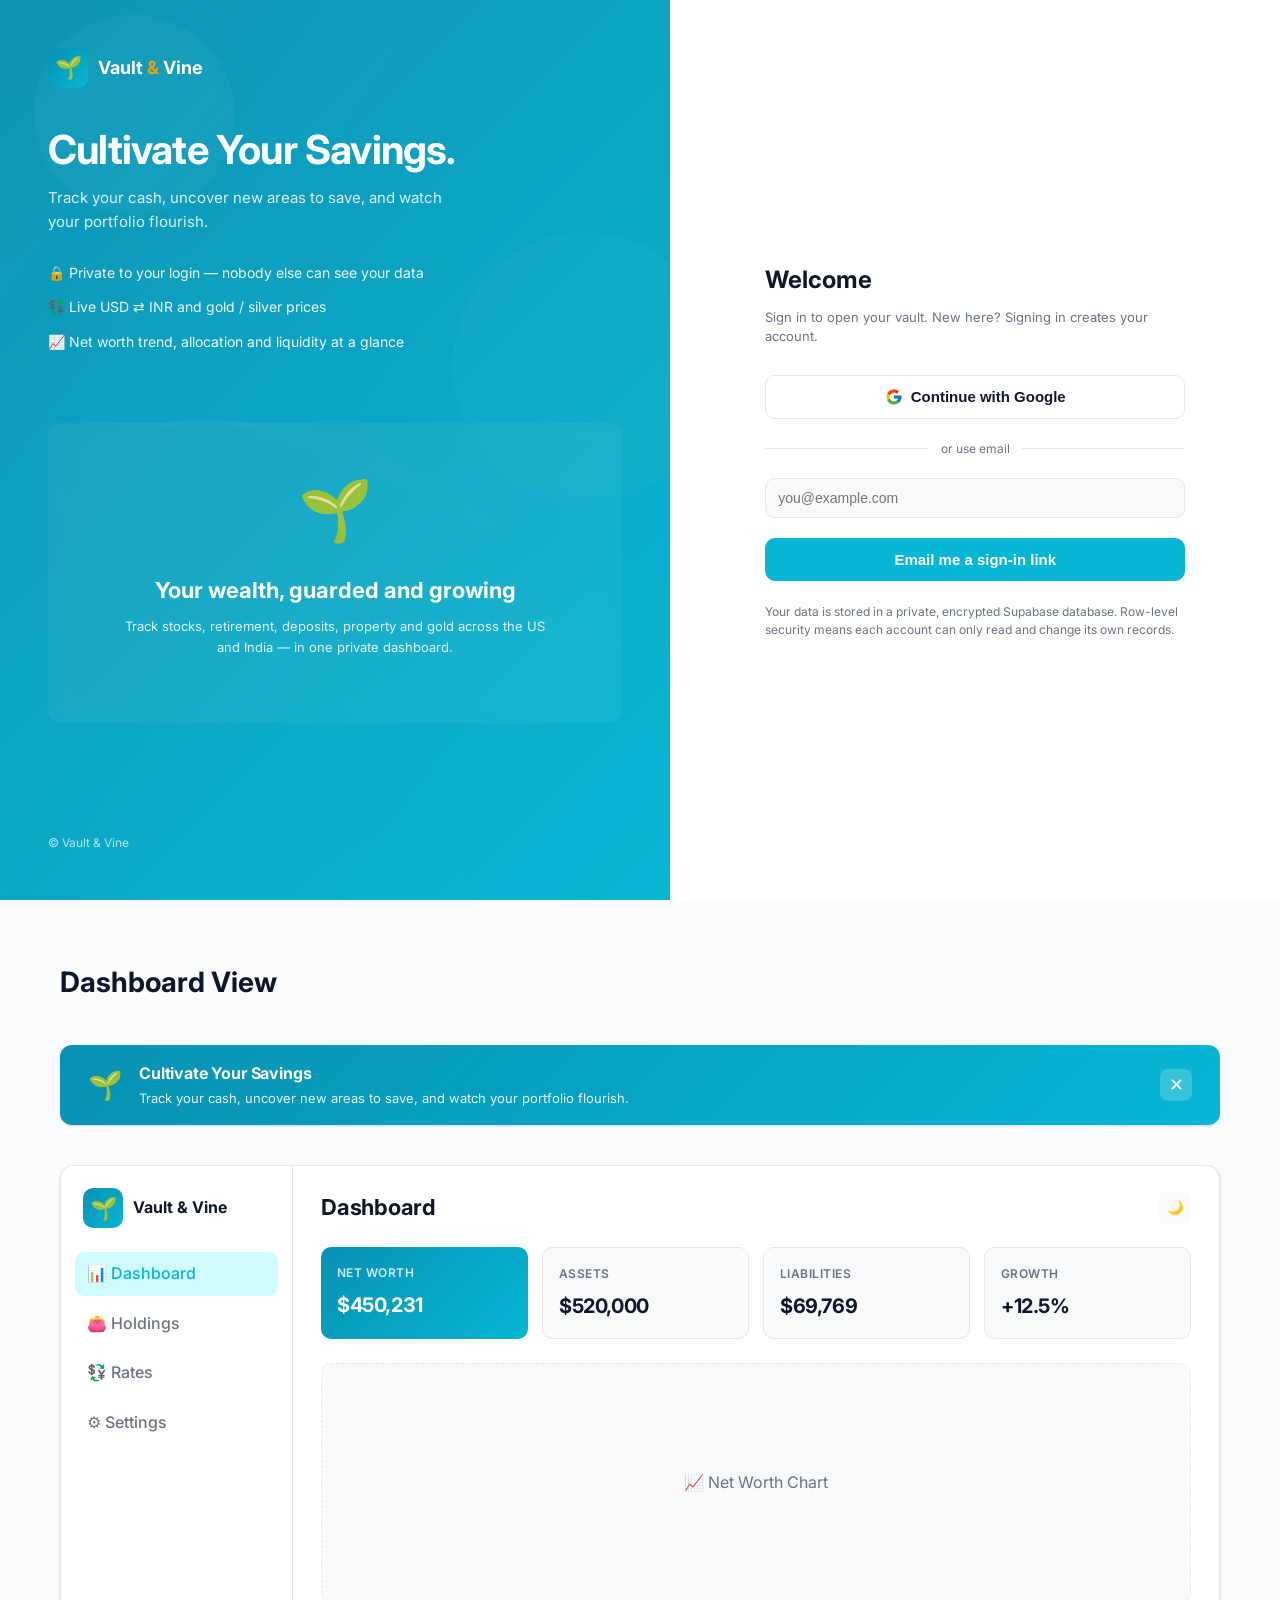
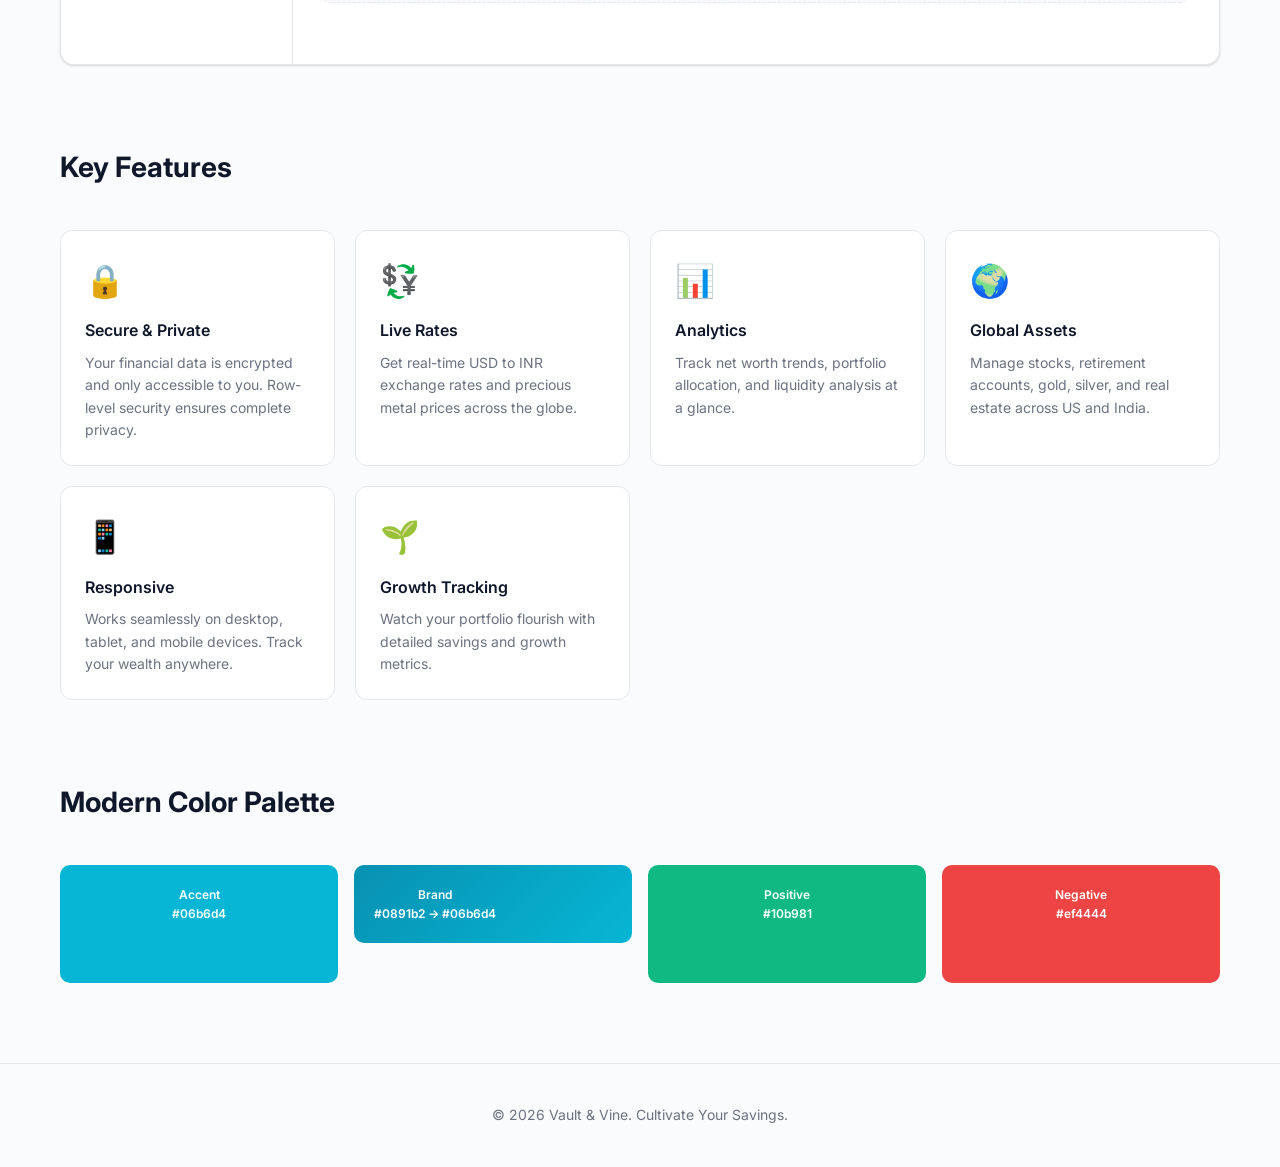
<file: design-preview.html>
<!DOCTYPE html>
<html lang="en">
<head>
    <meta charset="UTF-8">
    <meta name="viewport" content="width=device-width, initial-scale=1.0">
    <title>Vault & Vine - Modern Design Preview</title>
    <link rel="preconnect" href="https://fonts.googleapis.com">
    <link href="https://fonts.googleapis.com/css2?family=Inter:wght@400;500;600;700&family=JetBrains+Mono:wght@500&display=swap" rel="stylesheet">
    <style>
        * {
            margin: 0;
            padding: 0;
            box-sizing: border-box;
        }

        :root {
            --bg: #fafbfc;
            --surface: #ffffff;
            --surface-2: #f8f9fb;
            --border: #e5e7eb;
            --text: #0f172a;
            --muted: #6b7280;
            --accent: #06b6d4;
            --accent-soft: #cffafe;
            --brand-1: #0891b2;
            --brand-2: #06b6d4;
            --pos: #10b981;
            --neg: #ef4444;
            --warn: #f59e0b;
            --shadow: 0 1px 3px rgba(0,0,0,.1), 0 1px 2px rgba(0,0,0,.06);
        }

        @media (prefers-color-scheme: dark) {
            :root {
                --bg: #0f172a;
                --surface: #1e293b;
                --surface-2: #334155;
                --border: #475569;
                --text: #f1f5f9;
                --muted: #94a3b8;
                --accent: #06b6d4;
                --accent-soft: #164e63;
            }
        }

        body {
            font-family: 'Inter', system-ui, -apple-system, sans-serif;
            background: var(--bg);
            color: var(--text);
            line-height: 1.6;
            -webkit-font-smoothing: antialiased;
        }

        .container {
            max-width: 1200px;
            margin: 0 auto;
            padding: 0 20px;
        }

        /* ===== LOGIN PAGE ===== */
        .login-section {
            min-height: 100vh;
            display: grid;
            grid-template-columns: 1.1fr 1fr;
            gap: 0;
            margin-bottom: 60px;
        }

        .auth-hero {
            background: linear-gradient(135deg, var(--brand-1) 0%, var(--brand-2) 100%);
            color: #fff;
            padding: 48px;
            display: flex;
            flex-direction: column;
            justify-content: space-between;
            position: relative;
            overflow: hidden;
        }

        .auth-hero::before {
            content: '';
            position: absolute;
            inset: 0;
            background: url('data:image/svg+xml,%3Csvg viewBox="0 0 400 600" xmlns="http://www.w3.org/2000/svg"%3E%3Cdefs%3E%3ClinearGradient id="grad" x1="0%25" y1="0%25" x2="100%25" y2="100%25"%3E%3Cstop offset="0%25" style="stop-color:rgba(255,255,255,0.1);stop-opacity:1" /%3E%3Cstop offset="100%25" style="stop-color:rgba(255,255,255,0.05);stop-opacity:1" /%3E%3C/linearGradient%3E%3C/defs%3E%3Crect width="400" height="600" fill="url(%23grad)"%3E%3C/rect%3E%3Ccircle cx="80" cy="100" r="60" fill="rgba(255,255,255,0.1)"%3E%3C/circle%3E%3Ccircle cx="350" cy="250" r="80" fill="rgba(255,255,255,0.08)"%3E%3C/circle%3E%3Cpath d="M50 300 Q150 250 300 350" stroke="rgba(255,255,255,0.15)" stroke-width="3" fill="none"%3E%3C/path%3E%3C/svg%3E') no-repeat center/cover;
            opacity: 0.3;
        }

        .auth-hero > * {
            position: relative;
            z-index: 1;
        }

        .brand {
            display: flex;
            align-items: center;
            gap: 10px;
            font-size: 18px;
            font-weight: 700;
            margin-bottom: 40px;
        }

        .logo {
            width: 40px;
            height: 40px;
            border-radius: 10px;
            background: linear-gradient(135deg, #0891b2, #06b6d4);
            display: grid;
            place-items: center;
            font-size: 22px;
        }

        .brand .amp {
            color: #f59e0b;
        }

        .auth-hero h1 {
            font-size: 40px;
            line-height: 1.1;
            margin-bottom: 14px;
            letter-spacing: -0.02em;
            max-width: 450px;
        }

        .auth-hero p {
            font-size: 15px;
            opacity: 0.85;
            max-width: 420px;
            margin-bottom: 28px;
        }

        .points {
            display: grid;
            gap: 12px;
            font-size: 14px;
            margin-bottom: 40px;
        }

        .points div {
            display: flex;
            gap: 10px;
            align-items: center;
            opacity: 0.92;
        }

        .auth-hero-image {
            min-height: 300px;
            display: flex;
            align-items: center;
            justify-content: center;
            margin: 30px 0;
            padding: 20px;
            background: rgba(255, 255, 255, 0.05);
            border-radius: 12px;
            backdrop-filter: blur(10px);
        }

        .image-content {
            text-align: center;
        }

        .image-content .emoji {
            font-size: 60px;
            display: block;
            margin-bottom: 16px;
        }

        .image-content h3 {
            font-size: 22px;
            font-weight: 700;
            margin-bottom: 8px;
        }

        .image-content p {
            font-size: 13px;
            opacity: 0.85;
            line-height: 1.6;
        }

        .copyright {
            font-size: 12px;
            opacity: 0.7;
            margin-top: auto;
        }

        .auth-panel {
            display: grid;
            place-items: center;
            padding: 40px 20px;
            background: var(--surface);
        }

        .auth-card {
            width: min(420px, 100%);
        }

        .auth-card h2 {
            font-size: 24px;
            margin-bottom: 8px;
            color: var(--text);
        }

        .auth-card .subtitle {
            color: var(--muted);
            font-size: 13px;
            margin-bottom: 28px;
            line-height: 1.5;
        }

        .btn {
            display: flex;
            align-items: center;
            justify-content: center;
            gap: 8px;
            width: 100%;
            padding: 12px 16px;
            border: 1px solid var(--border);
            border-radius: 10px;
            background: var(--surface);
            color: var(--text);
            font-weight: 600;
            cursor: pointer;
            transition: all 0.2s;
            font-size: 15px;
            margin-bottom: 14px;
        }

        .btn:hover {
            border-color: var(--accent);
            background: var(--surface-2);
        }

        .btn.primary {
            background: var(--accent);
            border-color: var(--accent);
            color: #fff;
            margin-top: 20px;
        }

        .btn.primary:hover {
            background: #0891b2;
            border-color: #0891b2;
        }

        .divider {
            display: flex;
            align-items: center;
            gap: 12px;
            color: var(--muted);
            font-size: 12px;
            margin: 20px 0;
        }

        .divider::before,
        .divider::after {
            content: '';
            flex: 1;
            height: 1px;
            background: var(--border);
        }

        .form-group {
            margin-bottom: 12px;
        }

        .form-group input {
            width: 100%;
            padding: 11px 12px;
            border: 1px solid var(--border);
            border-radius: 9px;
            background: var(--surface-2);
            color: var(--text);
            font-size: 14px;
            transition: border-color 0.2s;
        }

        .form-group input:focus {
            outline: none;
            border-color: var(--accent);
        }

        .fine {
            font-size: 12px;
            color: var(--muted);
            margin-top: 22px;
            line-height: 1.5;
        }

        /* ===== BANNER ===== */
        .banner {
            background: linear-gradient(135deg, var(--brand-1), var(--brand-2));
            color: #fff;
            padding: 16px 28px;
            display: flex;
            align-items: center;
            justify-content: space-between;
            gap: 20px;
            box-shadow: var(--shadow);
            margin-bottom: 40px;
            border-radius: 12px;
        }

        .banner-content {
            display: flex;
            align-items: center;
            gap: 16px;
        }

        .banner-icon {
            font-size: 28px;
        }

        .banner-text h3 {
            margin: 0;
            font-size: 16px;
            font-weight: 700;
            letter-spacing: -0.01em;
        }

        .banner-text p {
            margin: 2px 0 0;
            font-size: 13px;
            opacity: 0.9;
        }

        .banner-close {
            border: 0;
            background: rgba(255, 255, 255, 0.2);
            color: #fff;
            width: 32px;
            height: 32px;
            border-radius: 8px;
            cursor: pointer;
            display: grid;
            place-items: center;
            font-size: 18px;
            transition: background 0.2s;
        }

        .banner-close:hover {
            background: rgba(255, 255, 255, 0.3);
        }

        /* ===== DASHBOARD PREVIEW ===== */
        .dashboard-section {
            margin-bottom: 60px;
        }

        .section-title {
            font-size: 28px;
            font-weight: 700;
            margin-bottom: 40px;
            color: var(--text);
        }

        .app-grid {
            display: grid;
            grid-template-columns: 232px 1fr;
            gap: 0;
            background: var(--surface);
            border: 1px solid var(--border);
            border-radius: 14px;
            overflow: hidden;
            min-height: 500px;
            box-shadow: var(--shadow);
        }

        .sidebar {
            background: var(--surface);
            border-right: 1px solid var(--border);
            padding: 22px 14px;
            display: flex;
            flex-direction: column;
            gap: 6px;
        }

        .sidebar-brand {
            display: flex;
            align-items: center;
            gap: 10px;
            font-weight: 700;
            font-size: 16px;
            padding: 0 8px 18px;
            color: var(--text);
        }

        .nav-item {
            display: flex;
            align-items: center;
            gap: 10px;
            padding: 9px 12px;
            border-radius: 9px;
            cursor: pointer;
            color: var(--muted);
            font-weight: 500;
            transition: all 0.2s;
        }

        .nav-item:hover {
            background: var(--surface-2);
            color: var(--text);
        }

        .nav-item.active {
            background: var(--accent-soft);
            color: var(--accent);
        }

        .main-content {
            padding: 24px 28px;
            display: flex;
            flex-direction: column;
        }

        .topbar {
            display: flex;
            justify-content: space-between;
            align-items: center;
            margin-bottom: 22px;
            gap: 16px;
        }

        .topbar h1 {
            font-size: 22px;
            letter-spacing: -0.01em;
            margin: 0;
        }

        .controls {
            display: flex;
            gap: 10px;
            align-items: center;
        }

        .toggle-btn {
            width: 32px;
            height: 32px;
            border-radius: 6px;
            border: 0;
            background: var(--surface-2);
            color: var(--muted);
            cursor: pointer;
            display: grid;
            place-items: center;
            transition: all 0.2s;
        }

        .toggle-btn:hover {
            background: var(--border);
            color: var(--text);
        }

        .kpis {
            display: grid;
            grid-template-columns: repeat(auto-fit, minmax(150px, 1fr));
            gap: 14px;
            margin-bottom: 24px;
        }

        .kpi {
            background: var(--surface-2);
            border: 1px solid var(--border);
            border-radius: 10px;
            padding: 16px;
        }

        .kpi.hero {
            background: linear-gradient(135deg, var(--brand-1), var(--brand-2));
            color: #fff;
            border: 0;
        }

        .kpi-label {
            color: var(--muted);
            font-size: 12px;
            font-weight: 600;
            text-transform: uppercase;
            letter-spacing: 0.04em;
            margin-bottom: 6px;
        }

        .kpi.hero .kpi-label {
            color: rgba(255, 255, 255, 0.8);
        }

        .kpi-value {
            font-size: 20px;
            font-weight: 700;
            letter-spacing: -0.02em;
        }

        .chart-placeholder {
            background: var(--surface-2);
            border: 1px dashed var(--border);
            border-radius: 10px;
            padding: 40px;
            text-align: center;
            color: var(--muted);
            height: 240px;
            display: flex;
            align-items: center;
            justify-content: center;
        }

        /* ===== RESPONSIVE ===== */
        @media (max-width: 820px) {
            .login-section {
                grid-template-columns: 1fr;
            }

            .auth-hero {
                padding: 28px 20px;
                min-height: 50vh;
            }

            .auth-hero h1 {
                font-size: 28px;
            }

            .points {
                display: none;
            }

            .app-grid {
                grid-template-columns: 1fr;
            }

            .sidebar {
                display: none;
            }

            .topbar {
                flex-direction: column;
                align-items: flex-start;
            }

            .kpis {
                grid-template-columns: repeat(2, 1fr);
            }
        }

        @media (max-width: 480px) {
            .banner {
                flex-direction: column;
                align-items: flex-start;
            }

            .auth-hero h1 {
                font-size: 24px;
            }

            .kpis {
                grid-template-columns: 1fr;
            }
        }

        /* ===== SECTIONS ===== */
        .section {
            margin-bottom: 80px;
        }

        .feature-grid {
            display: grid;
            grid-template-columns: repeat(auto-fit, minmax(250px, 1fr));
            gap: 20px;
            margin-top: 30px;
        }

        .feature-card {
            background: var(--surface);
            border: 1px solid var(--border);
            border-radius: 12px;
            padding: 24px;
            transition: all 0.3s;
        }

        .feature-card:hover {
            border-color: var(--accent);
            box-shadow: 0 0 0 3px var(--accent-soft);
        }

        .feature-card .icon {
            font-size: 32px;
            margin-bottom: 12px;
        }

        .feature-card h3 {
            font-size: 16px;
            font-weight: 600;
            margin-bottom: 8px;
            color: var(--text);
        }

        .feature-card p {
            font-size: 14px;
            color: var(--muted);
            line-height: 1.6;
        }

        .footer {
            text-align: center;
            padding: 40px 20px;
            border-top: 1px solid var(--border);
            color: var(--muted);
            font-size: 14px;
        }

        .color-palette {
            display: grid;
            grid-template-columns: repeat(auto-fit, minmax(120px, 1fr));
            gap: 16px;
            margin-top: 24px;
        }

        .color-box {
            border-radius: 10px;
            padding: 20px;
            text-align: center;
            font-size: 12px;
            font-weight: 600;
            color: var(--muted);
        }

        .color-box.accent {
            background: var(--accent);
            color: #fff;
        }

        .color-box.brand {
            background: linear-gradient(135deg, var(--brand-1), var(--brand-2));
            color: #fff;
        }

        .color-box.pos {
            background: var(--pos);
            color: #fff;
        }

        .color-box.neg {
            background: var(--neg);
            color: #fff;
        }
    </style>
</head>
<body>
    <!-- ===== LOGIN PAGE PREVIEW ===== -->
    <section class="login-section">
        <div class="auth-hero">
            <div>
                <div class="brand">
                    <div class="logo">🌱</div>
                    <span>Vault <span class="amp">&</span> Vine</span>
                </div>
                <h1>Cultivate Your Savings.</h1>
                <p>Track your cash, uncover new areas to save, and watch your portfolio flourish.</p>
                <div class="points">
                    <div>🔒 Private to your login — nobody else can see your data</div>
                    <div>💱 Live USD ⇄ INR and gold / silver prices</div>
                    <div>📈 Net worth trend, allocation and liquidity at a glance</div>
                </div>
            </div>

            <div class="auth-hero-image">
                <div class="image-content">
                    <span class="emoji">🌱</span>
                    <h3>Your wealth, guarded and growing</h3>
                    <p>Track stocks, retirement, deposits, property and gold across the US and India — in one private dashboard.</p>
                </div>
            </div>

            <div class="copyright">© Vault & Vine</div>
        </div>

        <div class="auth-panel">
            <div class="auth-card">
                <h2>Welcome</h2>
                <p class="subtitle">Sign in to open your vault. New here? Signing in creates your account.</p>

                <button class="btn">
                    <svg width="18" height="18" viewBox="0 0 48 48" style="flex-shrink: 0;">
                        <path fill="#FFC107" d="M43.6 20.5H42V20H24v8h11.3C33.7 32.7 29.2 36 24 36c-6.6 0-12-5.4-12-12s5.4-12 12-12c3.1 0 5.8 1.2 7.9 3.1l5.7-5.7C34 6.1 29.3 4 24 4 12.9 4 4 12.9 4 24s8.9 20 20 20 20-8.9 20-20c0-1.3-.1-2.4-.4-3.5z"/>
                        <path fill="#FF3D00" d="M6.3 14.7l6.6 4.8C14.7 15.1 19 12 24 12c3.1 0 5.8 1.2 7.9 3.1l5.7-5.7C34 6.1 29.3 4 24 4 16.3 4 9.7 8.3 6.3 14.7z"/>
                        <path fill="#4CAF50" d="M24 44c5.2 0 9.9-2 13.4-5.2l-6.2-5.2C29.2 35.1 26.7 36 24 36c-5.2 0-9.6-3.3-11.3-7.9l-6.5 5C9.5 39.6 16.2 44 24 44z"/>
                        <path fill="#1976D2" d="M43.6 20.5H42V20H24v8h11.3c-.8 2.2-2.2 4.2-4.1 5.6l6.2 5.2C37 39.2 44 34 44 24c0-1.3-.1-2.4-.4-3.5z"/>
                    </svg>
                    Continue with Google
                </button>

                <div class="divider">or use email</div>

                <div class="form-group">
                    <input type="email" placeholder="you@example.com" required>
                </div>

                <button class="btn primary">Email me a sign-in link</button>

                <p class="fine">Your data is stored in a private, encrypted Supabase database. Row-level security means each account can only read and change its own records.</p>
            </div>
        </div>
    </section>

    <!-- ===== DASHBOARD PREVIEW ===== -->
    <div class="container">
        <div class="section">
            <h2 class="section-title">Dashboard View</h2>

            <div class="banner">
                <div class="banner-content">
                    <div class="banner-icon">🌱</div>
                    <div class="banner-text">
                        <h3>Cultivate Your Savings</h3>
                        <p>Track your cash, uncover new areas to save, and watch your portfolio flourish.</p>
                    </div>
                </div>
                <button class="banner-close">✕</button>
            </div>

            <div class="app-grid">
                <div class="sidebar">
                    <div class="sidebar-brand">
                        <div class="logo">🌱</div>
                        <span>Vault <span class="amp">&</span> Vine</span>
                    </div>
                    <div class="nav-item active">📊 Dashboard</div>
                    <div class="nav-item">👛 Holdings</div>
                    <div class="nav-item">💱 Rates</div>
                    <div class="nav-item">⚙️ Settings</div>
                </div>

                <div class="main-content">
                    <div class="topbar">
                        <div>
                            <h1>Dashboard</h1>
                        </div>
                        <div class="controls">
                            <button class="toggle-btn" title="Theme">🌙</button>
                        </div>
                    </div>

                    <div class="kpis">
                        <div class="kpi hero">
                            <div class="kpi-label">Net Worth</div>
                            <div class="kpi-value">$450,231</div>
                        </div>
                        <div class="kpi">
                            <div class="kpi-label">Assets</div>
                            <div class="kpi-value">$520,000</div>
                        </div>
                        <div class="kpi">
                            <div class="kpi-label">Liabilities</div>
                            <div class="kpi-value">$69,769</div>
                        </div>
                        <div class="kpi">
                            <div class="kpi-label">Growth</div>
                            <div class="kpi-value">+12.5%</div>
                        </div>
                    </div>

                    <div class="chart-placeholder">
                        📈 Net Worth Chart
                    </div>
                </div>
            </div>
        </div>

        <!-- ===== FEATURES ===== -->
        <div class="section">
            <h2 class="section-title">Key Features</h2>
            <div class="feature-grid">
                <div class="feature-card">
                    <div class="icon">🔒</div>
                    <h3>Secure & Private</h3>
                    <p>Your financial data is encrypted and only accessible to you. Row-level security ensures complete privacy.</p>
                </div>
                <div class="feature-card">
                    <div class="icon">💱</div>
                    <h3>Live Rates</h3>
                    <p>Get real-time USD to INR exchange rates and precious metal prices across the globe.</p>
                </div>
                <div class="feature-card">
                    <div class="icon">📊</div>
                    <h3>Analytics</h3>
                    <p>Track net worth trends, portfolio allocation, and liquidity analysis at a glance.</p>
                </div>
                <div class="feature-card">
                    <div class="icon">🌍</div>
                    <h3>Global Assets</h3>
                    <p>Manage stocks, retirement accounts, gold, silver, and real estate across US and India.</p>
                </div>
                <div class="feature-card">
                    <div class="icon">📱</div>
                    <h3>Responsive</h3>
                    <p>Works seamlessly on desktop, tablet, and mobile devices. Track your wealth anywhere.</p>
                </div>
                <div class="feature-card">
                    <div class="icon">🌱</div>
                    <h3>Growth Tracking</h3>
                    <p>Watch your portfolio flourish with detailed savings and growth metrics.</p>
                </div>
            </div>
        </div>

        <!-- ===== COLOR PALETTE ===== -->
        <div class="section">
            <h2 class="section-title">Modern Color Palette</h2>
            <div class="color-palette">
                <div class="color-box accent">Accent<br>#06b6d4</div>
                <div class="color-box brand">Brand<br>#0891b2 → #06b6d4</div>
                <div class="color-box pos">Positive<br>#10b981</div>
                <div class="color-box neg">Negative<br>#ef4444</div>
            </div>
        </div>
    </div>

    <div class="footer">
        <p>© 2026 Vault & Vine. Cultivate Your Savings.</p>
    </div>
</body>
</html>
</file>
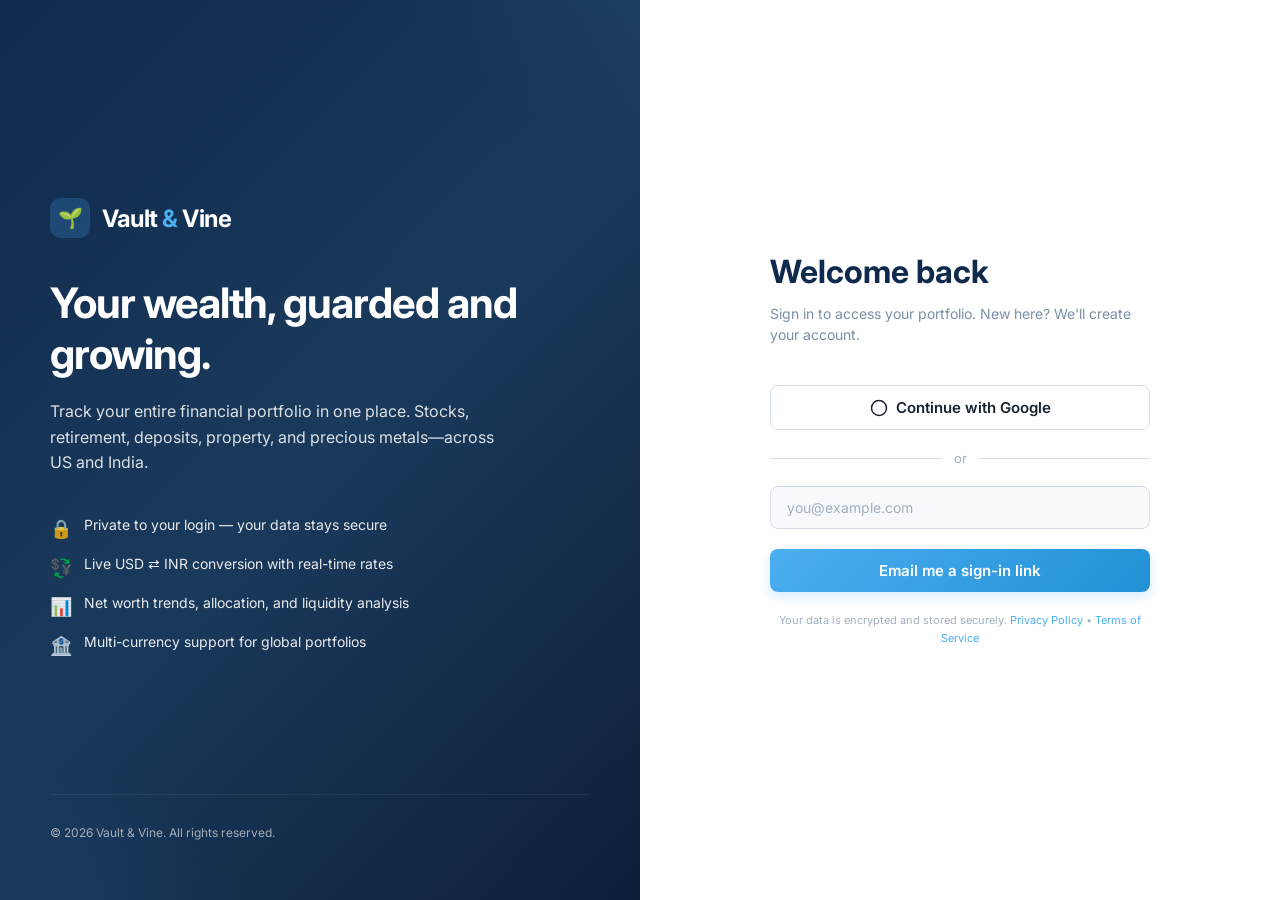
<file: login-professional.html>
<!DOCTYPE html>
<html lang="en">
<head>
  <meta charset="UTF-8">
  <meta name="viewport" content="width=device-width, initial-scale=1.0">
  <title>Vault & Vine - Portfolio Management</title>
  <link rel="preconnect" href="https://fonts.googleapis.com">
  <link href="https://fonts.googleapis.com/css2?family=Inter:wght@300;400;500;600;700&display=swap" rel="stylesheet">
  <style>
    * {
      margin: 0;
      padding: 0;
      box-sizing: border-box;
    }

    body {
      font-family: 'Inter', -apple-system, BlinkMacSystemFont, 'Segoe UI', sans-serif;
      background: #f8f9fc;
      color: #1a2332;
    }

    .auth-container {
      display: grid;
      grid-template-columns: 1fr 1fr;
      height: 100vh;
      overflow: hidden;
    }

    /* LEFT SIDE - PROFESSIONAL HERO */
    .auth-hero {
      background: linear-gradient(135deg, #0f2a4d 0%, #1a3a5c 50%, #0d1f38 100%);
      position: relative;
      display: flex;
      flex-direction: column;
      justify-content: space-between;
      padding: 60px 50px;
      color: white;
      overflow: hidden;
    }

    .auth-hero::before {
      content: '';
      position: absolute;
      top: -50%;
      right: -50%;
      width: 600px;
      height: 600px;
      background: radial-gradient(circle, rgba(76, 175, 255, 0.1) 0%, transparent 70%);
      border-radius: 50%;
      pointer-events: none;
    }

    .auth-hero::after {
      content: '';
      position: absolute;
      bottom: -30%;
      left: -20%;
      width: 400px;
      height: 400px;
      background: radial-gradient(circle, rgba(76, 175, 255, 0.08) 0%, transparent 70%);
      border-radius: 50%;
      pointer-events: none;
    }

    .hero-content {
      position: relative;
      z-index: 1;
      flex: 1;
      display: flex;
      flex-direction: column;
      justify-content: center;
    }

    .hero-logo {
      display: flex;
      align-items: center;
      gap: 12px;
      margin-bottom: 40px;
      font-size: 24px;
    }

    .hero-logo-icon {
      width: 40px;
      height: 40px;
      background: rgba(76, 175, 255, 0.2);
      border-radius: 10px;
      display: flex;
      align-items: center;
      justify-content: center;
      font-size: 20px;
    }

    .hero-logo-text {
      font-weight: 700;
      letter-spacing: -0.5px;
    }

    .hero-logo-text .amp {
      color: #4caff0;
    }

    .hero-title {
      font-size: 42px;
      font-weight: 700;
      line-height: 1.2;
      margin-bottom: 20px;
      letter-spacing: -1px;
    }

    .hero-description {
      font-size: 16px;
      opacity: 0.85;
      line-height: 1.6;
      max-width: 450px;
      margin-bottom: 40px;
    }

    .hero-features {
      display: grid;
      gap: 16px;
    }

    .feature-item {
      display: flex;
      gap: 12px;
      align-items: flex-start;
      font-size: 14px;
      opacity: 0.9;
    }

    .feature-icon {
      font-size: 18px;
      flex-shrink: 0;
      margin-top: 2px;
    }

    .hero-footer {
      text-align: left;
      border-top: 1px solid rgba(255, 255, 255, 0.1);
      padding-top: 30px;
      font-size: 12px;
      opacity: 0.6;
    }

    /* RIGHT SIDE - SIGN IN FORM */
    .auth-form-section {
      display: flex;
      align-items: center;
      justify-content: center;
      padding: 50px 40px;
      background: #ffffff;
    }

    .auth-form {
      width: 100%;
      max-width: 380px;
    }

    .form-header {
      margin-bottom: 40px;
    }

    .form-header h1 {
      font-size: 32px;
      font-weight: 700;
      margin-bottom: 12px;
      color: #0f2a4d;
    }

    .form-header p {
      font-size: 14px;
      color: #7a8fa6;
      line-height: 1.5;
    }

    .form-group {
      margin-bottom: 20px;
    }

    .form-input {
      width: 100%;
      padding: 12px 16px;
      border: 1px solid #d4dcec;
      border-radius: 8px;
      font-size: 14px;
      font-family: inherit;
      transition: all 0.3s ease;
      background: #f8f9fc;
    }

    .form-input:focus {
      outline: none;
      background: #ffffff;
      border-color: #4caff0;
      box-shadow: 0 0 0 3px rgba(76, 175, 255, 0.1);
    }

    .form-input::placeholder {
      color: #a0b0c0;
    }

    .btn {
      width: 100%;
      padding: 12px 16px;
      border: none;
      border-radius: 8px;
      font-size: 15px;
      font-weight: 600;
      cursor: pointer;
      transition: all 0.3s ease;
      font-family: inherit;
      display: flex;
      align-items: center;
      justify-content: center;
      gap: 8px;
    }

    .btn-primary {
      background: linear-gradient(135deg, #4caff0 0%, #2190d5 100%);
      color: white;
      margin-bottom: 12px;
      box-shadow: 0 4px 12px rgba(76, 175, 255, 0.25);
    }

    .btn-primary:hover {
      transform: translateY(-2px);
      box-shadow: 0 6px 16px rgba(76, 175, 255, 0.35);
    }

    .btn-google {
      background: white;
      color: #1a2332;
      border: 1px solid #d4dcec;
      margin-bottom: 16px;
    }

    .btn-google:hover {
      background: #f8f9fc;
      border-color: #4caff0;
    }

    .divider {
      display: flex;
      align-items: center;
      gap: 12px;
      margin: 20px 0;
      font-size: 13px;
      color: #a0b0c0;
    }

    .divider::before,
    .divider::after {
      content: '';
      flex: 1;
      height: 1px;
      background: #d4dcec;
    }

    .footer-text {
      font-size: 11px;
      color: #a0b0c0;
      line-height: 1.6;
      margin-top: 20px;
      text-align: center;
    }

    .footer-text a {
      color: #4caff0;
      text-decoration: none;
    }

    /* RESPONSIVE */
    @media (max-width: 1024px) {
      .auth-container {
        grid-template-columns: 1fr;
      }

      .auth-hero {
        display: none;
      }

      .auth-form-section {
        min-height: 100vh;
      }

      .auth-form {
        max-width: 420px;
      }
    }

    /* ANIMATIONS */
    @keyframes slideIn {
      from {
        opacity: 0;
        transform: translateY(20px);
      }
      to {
        opacity: 1;
        transform: translateY(0);
      }
    }

    .auth-form {
      animation: slideIn 0.5s ease;
    }
  </style>
</head>
<body>
  <div class="auth-container">
    <!-- LEFT SIDE -->
    <div class="auth-hero">
      <div class="hero-content">
        <div class="hero-logo">
          <div class="hero-logo-icon">🌱</div>
          <div class="hero-logo-text">Vault <span class="amp">&</span> Vine</div>
        </div>

        <h1 class="hero-title">Your wealth, guarded and growing.</h1>

        <p class="hero-description">
          Track your entire financial portfolio in one place. Stocks, retirement, deposits, property, and precious metals—across US and India.
        </p>

        <div class="hero-features">
          <div class="feature-item">
            <div class="feature-icon">🔒</div>
            <div>Private to your login — your data stays secure</div>
          </div>
          <div class="feature-item">
            <div class="feature-icon">💱</div>
            <div>Live USD ⇄ INR conversion with real-time rates</div>
          </div>
          <div class="feature-item">
            <div class="feature-icon">📊</div>
            <div>Net worth trends, allocation, and liquidity analysis</div>
          </div>
          <div class="feature-item">
            <div class="feature-icon">🏦</div>
            <div>Multi-currency support for global portfolios</div>
          </div>
        </div>
      </div>

      <div class="hero-footer">
        © 2026 Vault & Vine. All rights reserved.
      </div>
    </div>

    <!-- RIGHT SIDE -->
    <div class="auth-form-section">
      <div class="auth-form">
        <div class="form-header">
          <h1>Welcome back</h1>
          <p>Sign in to access your portfolio. New here? We'll create your account.</p>
        </div>

        <form id="authForm">
          <button type="button" class="btn btn-google" onclick="alert('Google Sign-in')">
            <svg width="18" height="18" viewBox="0 0 24 24" fill="none" stroke="currentColor" stroke-width="2">
              <circle cx="12" cy="12" r="10"></circle>
            </svg>
            Continue with Google
          </button>

          <div class="divider">or</div>

          <div class="form-group">
            <input
              type="email"
              class="form-input"
              placeholder="you@example.com"
              required
            >
          </div>

          <button type="submit" class="btn btn-primary">
            Email me a sign-in link
          </button>

          <div class="footer-text">
            Your data is encrypted and stored securely.
            <a href="#">Privacy Policy</a> •
            <a href="#">Terms of Service</a>
          </div>
        </form>
      </div>
    </div>
  </div>
</body>
</html>
</file>
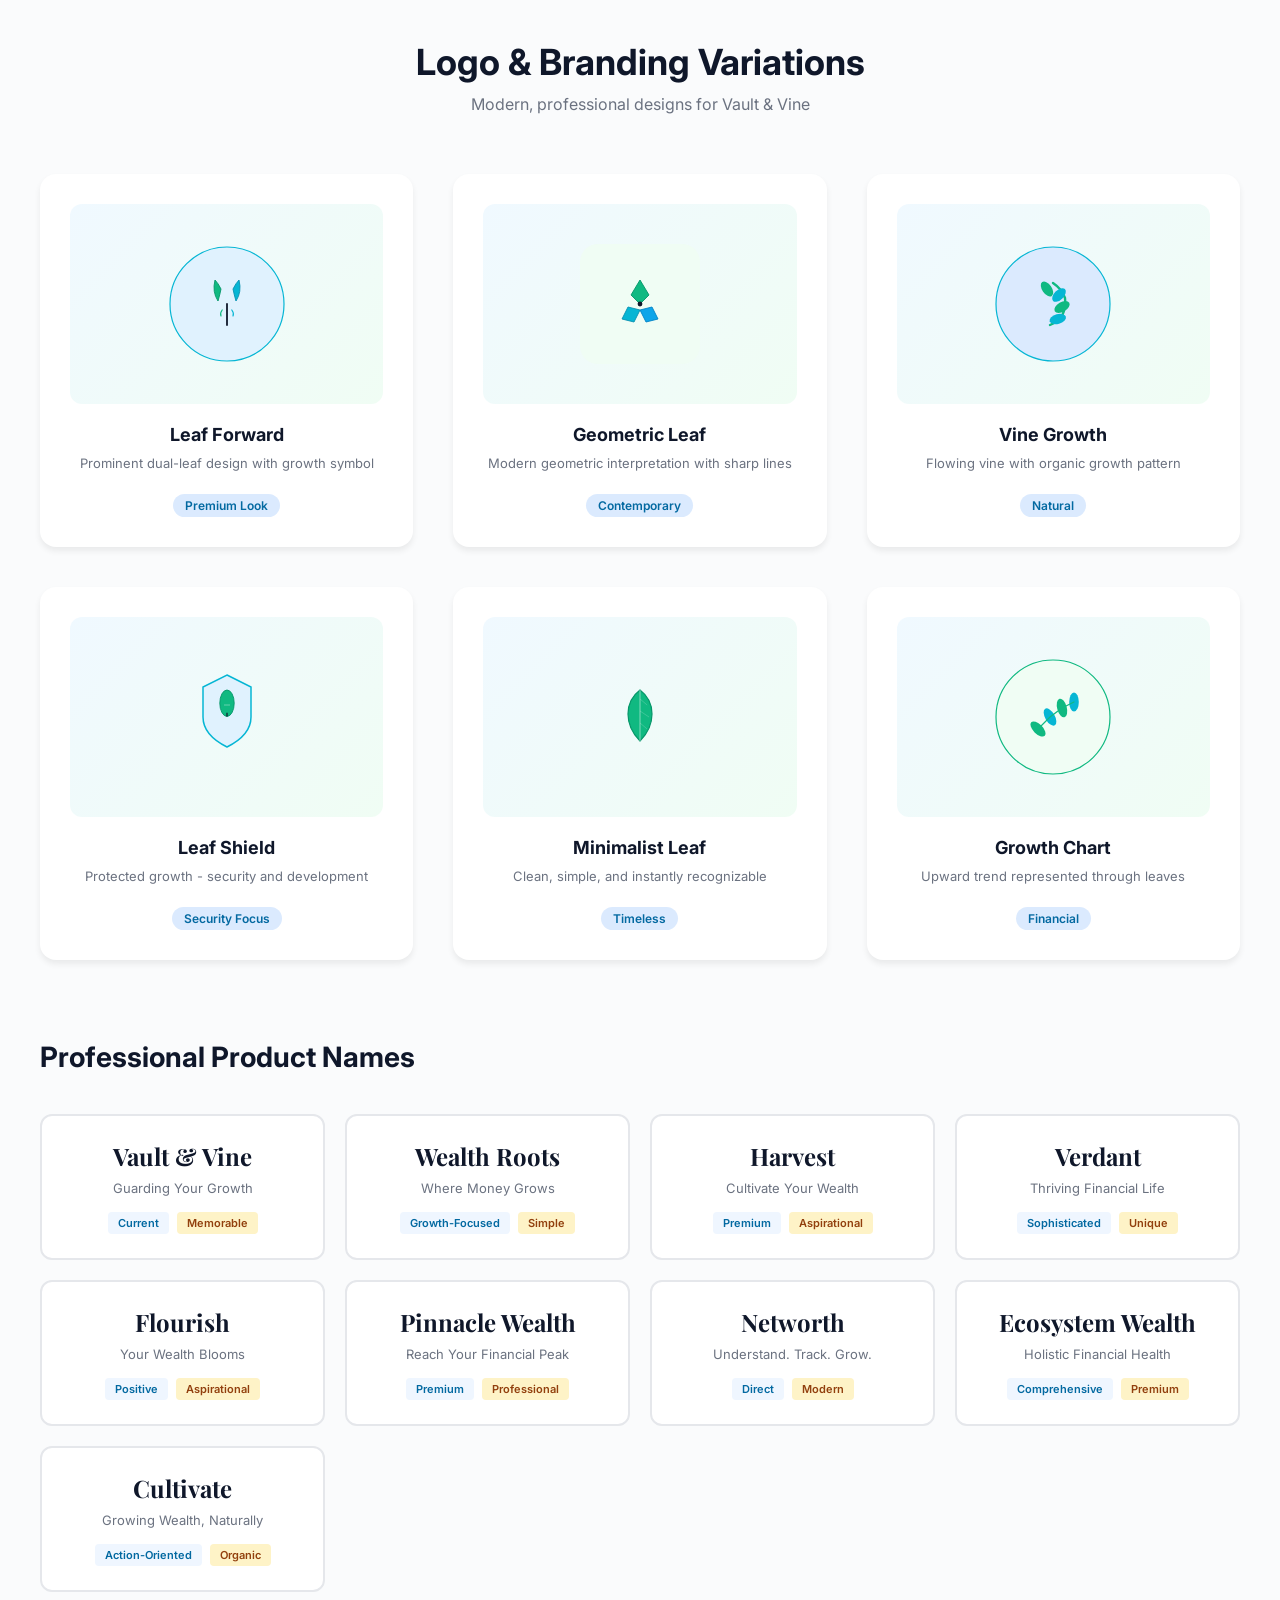
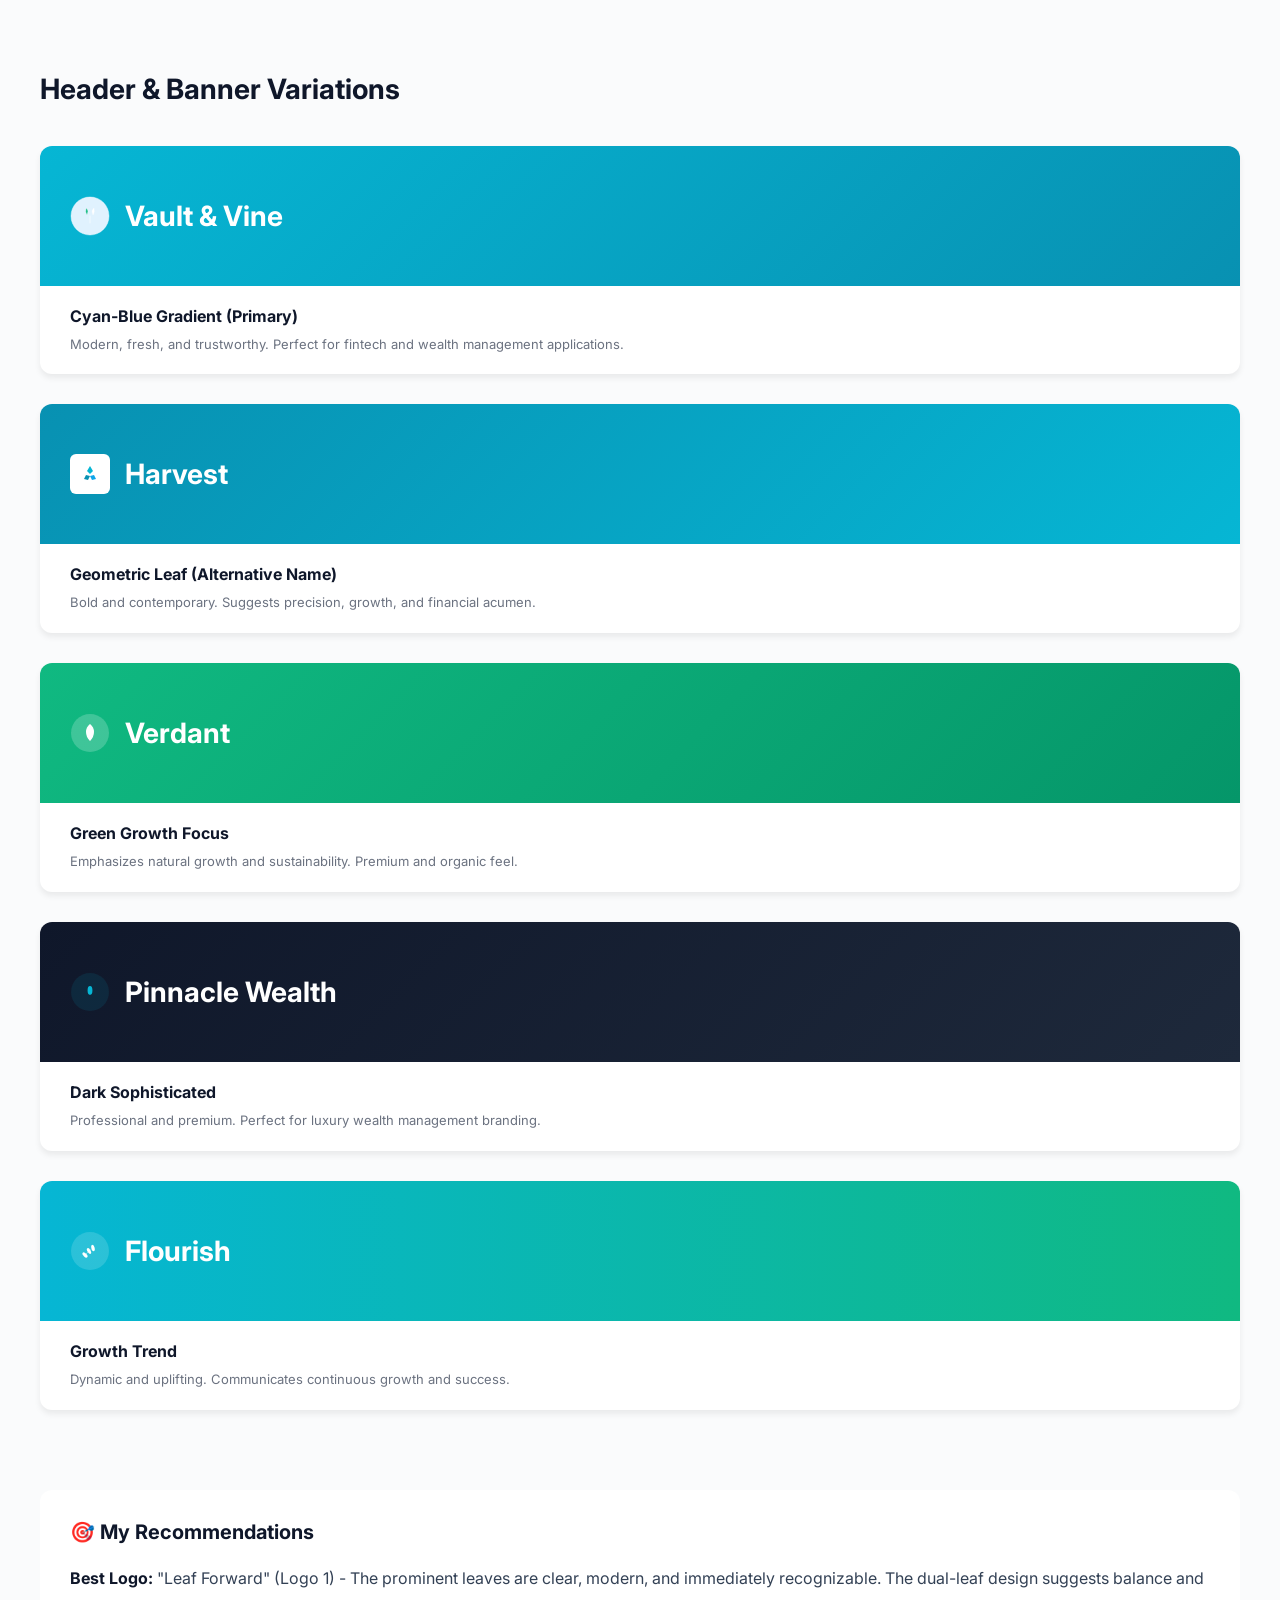
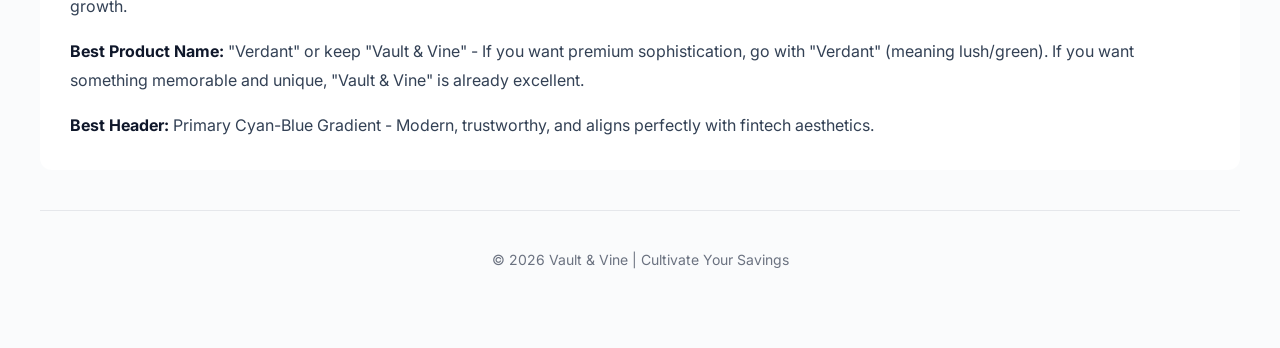
<file: logo-variations.html>
<!DOCTYPE html>
<html lang="en">
<head>
    <meta charset="UTF-8">
    <meta name="viewport" content="width=device-width, initial-scale=1.0">
    <title>Vault & Vine - Logo Variations</title>
    <link rel="preconnect" href="https://fonts.googleapis.com">
    <link href="https://fonts.googleapis.com/css2?family=Inter:wght@400;500;600;700;800&family=Playfair+Display:wght@600;700;800&display=swap" rel="stylesheet">
    <style>
        * {
            margin: 0;
            padding: 0;
            box-sizing: border-box;
        }

        :root {
            --primary: #06b6d4;
            --primary-dark: #0891b2;
            --accent: #10b981;
            --text: #0f172a;
            --muted: #6b7280;
            --bg: #fafbfc;
            --surface: #ffffff;
        }

        body {
            font-family: 'Inter', system-ui, sans-serif;
            background: var(--bg);
            color: var(--text);
            padding: 40px 20px;
        }

        .container {
            max-width: 1200px;
            margin: 0 auto;
        }

        h1 {
            text-align: center;
            font-size: 36px;
            margin-bottom: 10px;
            color: var(--text);
        }

        .subtitle {
            text-align: center;
            color: var(--muted);
            margin-bottom: 60px;
            font-size: 16px;
        }

        .variations {
            display: grid;
            grid-template-columns: repeat(auto-fit, minmax(280px, 1fr));
            gap: 40px;
            margin-bottom: 80px;
        }

        .variation {
            background: var(--surface);
            border-radius: 16px;
            padding: 30px;
            text-align: center;
            box-shadow: 0 4px 6px rgba(0,0,0,0.07);
            transition: transform 0.3s, box-shadow 0.3s;
        }

        .variation:hover {
            transform: translateY(-4px);
            box-shadow: 0 12px 24px rgba(0,0,0,0.12);
        }

        .logo-area {
            height: 200px;
            display: flex;
            align-items: center;
            justify-content: center;
            margin-bottom: 20px;
            border-radius: 12px;
            background: linear-gradient(135deg, #f0f9ff 0%, #f0fdf4 100%);
        }

        .logo-area svg {
            width: 120px;
            height: 120px;
        }

        .variation-name {
            font-size: 18px;
            font-weight: 700;
            color: var(--text);
            margin-bottom: 8px;
        }

        .variation-desc {
            font-size: 13px;
            color: var(--muted);
            line-height: 1.6;
            margin-bottom: 20px;
        }

        .tag {
            display: inline-block;
            background: #dbeafe;
            color: #0369a1;
            padding: 4px 12px;
            border-radius: 20px;
            font-size: 12px;
            font-weight: 600;
        }

        /* ===== HEADER VARIATIONS ===== */
        .headers-section {
            margin-bottom: 80px;
        }

        .headers-section h2 {
            font-size: 28px;
            font-weight: 700;
            margin-bottom: 40px;
            color: var(--text);
        }

        .header-variations {
            display: grid;
            gap: 30px;
        }

        .header-option {
            background: var(--surface);
            border-radius: 12px;
            overflow: hidden;
            box-shadow: 0 4px 6px rgba(0,0,0,0.07);
        }

        .header-preview {
            height: 140px;
            display: flex;
            align-items: center;
            padding: 0 30px;
            background: linear-gradient(135deg, #06b6d4 0%, #0891b2 100%);
            color: white;
            font-size: 28px;
            font-weight: 700;
            gap: 15px;
        }

        .header-preview-alt1 {
            background: linear-gradient(135deg, #0891b2 0%, #06b6d4 100%);
        }

        .header-preview-alt2 {
            background: linear-gradient(135deg, #10b981 0%, #059669 100%);
        }

        .header-preview-alt3 {
            background: linear-gradient(135deg, #0f172a 0%, #1e293b 100%);
        }

        .header-preview-alt4 {
            background: linear-gradient(to right, #06b6d4 0%, #10b981 100%);
        }

        .header-info {
            padding: 20px 30px;
        }

        .header-info h3 {
            font-size: 16px;
            font-weight: 700;
            margin-bottom: 8px;
            color: var(--text);
        }

        .header-info p {
            font-size: 13px;
            color: var(--muted);
            line-height: 1.6;
        }

        .logo-icon {
            width: 50px;
            height: 50px;
            display: flex;
            align-items: center;
            justify-content: center;
            background: rgba(255, 255, 255, 0.2);
            border-radius: 10px;
        }

        /* ===== PRODUCT NAMES ===== */
        .names-section {
            margin-bottom: 80px;
        }

        .names-section h2 {
            font-size: 28px;
            font-weight: 700;
            margin-bottom: 40px;
            color: var(--text);
        }

        .name-options {
            display: grid;
            grid-template-columns: repeat(auto-fit, minmax(250px, 1fr));
            gap: 20px;
        }

        .name-card {
            background: var(--surface);
            border: 2px solid #e5e7eb;
            border-radius: 12px;
            padding: 24px;
            text-align: center;
            cursor: pointer;
            transition: all 0.3s;
        }

        .name-card:hover {
            border-color: var(--primary);
            box-shadow: 0 0 0 3px rgba(6, 182, 212, 0.1);
        }

        .name-card h3 {
            font-size: 24px;
            font-weight: 700;
            color: var(--text);
            margin-bottom: 8px;
            font-family: 'Playfair Display', serif;
        }

        .name-card .subtitle {
            font-size: 13px;
            color: var(--muted);
            margin-bottom: 16px;
            text-align: center;
        }

        .badge-row {
            display: flex;
            gap: 8px;
            justify-content: center;
            flex-wrap: wrap;
        }

        .badge {
            background: #f0fdf4;
            color: #065f46;
            padding: 4px 10px;
            border-radius: 4px;
            font-size: 11px;
            font-weight: 600;
        }

        .badge.professional {
            background: #eff6ff;
            color: #0369a1;
        }

        .badge.modern {
            background: #fef3c7;
            color: #92400e;
        }

        /* ===== COPY CODE ===== */
        .copy-section {
            background: var(--surface);
            border-radius: 12px;
            padding: 30px;
            margin-bottom: 40px;
        }

        .copy-section h2 {
            font-size: 20px;
            font-weight: 700;
            margin-bottom: 20px;
        }

        .code-block {
            background: #1e293b;
            color: #e2e8f0;
            padding: 16px;
            border-radius: 8px;
            overflow-x: auto;
            font-family: 'JetBrains Mono', monospace;
            font-size: 13px;
            margin-bottom: 15px;
            position: relative;
        }

        .copy-btn {
            position: absolute;
            top: 10px;
            right: 10px;
            background: #334155;
            color: #e2e8f0;
            border: 0;
            padding: 6px 12px;
            border-radius: 6px;
            cursor: pointer;
            font-size: 12px;
            transition: background 0.2s;
        }

        .copy-btn:hover {
            background: #475569;
        }

        .footer {
            text-align: center;
            padding: 40px 20px;
            border-top: 1px solid #e5e7eb;
            color: var(--muted);
            font-size: 14px;
        }

        @media (max-width: 768px) {
            .variations {
                grid-template-columns: 1fr;
            }

            h1 {
                font-size: 28px;
            }
        }
    </style>
</head>
<body>
    <div class="container">
        <h1>Logo & Branding Variations</h1>
        <p class="subtitle">Modern, professional designs for Vault & Vine</p>

        <!-- ===== LOGO VARIATIONS ===== -->
        <div class="variations">
            <!-- Logo 1: Leaf-Forward Design -->
            <div class="variation">
                <div class="logo-area">
                    <svg viewBox="0 0 200 200" xmlns="http://www.w3.org/2000/svg">
                        <!-- Background circle -->
                        <circle cx="100" cy="100" r="95" fill="#e0f2fe" stroke="#06b6d4" stroke-width="2"/>
                        <!-- Prominent leaves -->
                        <g transform="translate(100, 100)">
                            <!-- Left leaf -->
                            <path d="M-15,-5 Q-25,-20 -20,-40 Q-15,-35 -10,-25 Q-12,-15 -15,-5" fill="#10b981" stroke="#059669" stroke-width="1.5"/>
                            <!-- Right leaf -->
                            <path d="M15,-5 Q25,-20 20,-40 Q15,-35 10,-25 Q12,-15 15,-5" fill="#06b6d4" stroke="#0891b2" stroke-width="1.5"/>
                            <!-- Center stem -->
                            <line x1="0" y1="0" x2="0" y2="35" stroke="#0f172a" stroke-width="3" stroke-linecap="round"/>
                            <!-- Small leaves -->
                            <path d="M-8,10 Q-12,15 -10,20" fill="none" stroke="#10b981" stroke-width="2" stroke-linecap="round"/>
                            <path d="M8,10 Q12,15 10,20" fill="none" stroke="#06b6d4" stroke-width="2" stroke-linecap="round"/>
                        </g>
                    </svg>
                </div>
                <div class="variation-name">Leaf Forward</div>
                <p class="variation-desc">Prominent dual-leaf design with growth symbol</p>
                <span class="tag">Premium Look</span>
            </div>

            <!-- Logo 2: Geometric Leaf -->
            <div class="variation">
                <div class="logo-area">
                    <svg viewBox="0 0 200 200" xmlns="http://www.w3.org/2000/svg">
                        <!-- Background -->
                        <rect width="200" height="200" fill="#f0fdf4" rx="30"/>
                        <!-- Geometric leaves -->
                        <g transform="translate(100, 100)">
                            <!-- Top leaf -->
                            <polygon points="0,-40 -15,-15 0,0 15,-15" fill="#10b981" stroke="#059669" stroke-width="1.5"/>
                            <!-- Bottom left leaf -->
                            <polygon points="-20,5 -30,25 -10,30 0,10" fill="#06b6d4" stroke="#0891b2" stroke-width="1.5"/>
                            <!-- Bottom right leaf -->
                            <polygon points="20,5 30,25 10,30 0,10" fill="#0ea5e9" stroke="#0284c7" stroke-width="1.5"/>
                            <!-- Center dot -->
                            <circle cx="0" cy="0" r="4" fill="#0f172a"/>
                        </g>
                    </svg>
                </div>
                <div class="variation-name">Geometric Leaf</div>
                <p class="variation-desc">Modern geometric interpretation with sharp lines</p>
                <span class="tag">Contemporary</span>
            </div>

            <!-- Logo 3: Vine Growth -->
            <div class="variation">
                <div class="logo-area">
                    <svg viewBox="0 0 200 200" xmlns="http://www.w3.org/2000/svg">
                        <!-- Background circle -->
                        <circle cx="100" cy="100" r="95" fill="#dbeafe" stroke="#06b6d4" stroke-width="2"/>
                        <!-- Vine curve -->
                        <g transform="translate(100, 100)">
                            <!-- Main vine -->
                            <path d="M 0,-35 Q 15,-25 20,-10 Q 22,5 15,20 Q 8,30 -5,35" fill="none" stroke="#10b981" stroke-width="4" stroke-linecap="round"/>
                            <!-- Side leaves on vine -->
                            <ellipse cx="-10" cy="-25" rx="8" ry="14" fill="#10b981" transform="rotate(-35 -10 -25)"/>
                            <ellipse cx="10" cy="-15" rx="8" ry="14" fill="#06b6d4" transform="rotate(45 10 -15)"/>
                            <ellipse cx="15" cy="5" rx="8" ry="14" fill="#10b981" transform="rotate(60 15 5)"/>
                            <ellipse cx="8" cy="25" rx="8" ry="14" fill="#06b6d4" transform="rotate(75 8 25)"/>
                        </g>
                    </svg>
                </div>
                <div class="variation-name">Vine Growth</div>
                <p class="variation-desc">Flowing vine with organic growth pattern</p>
                <span class="tag">Natural</span>
            </div>

            <!-- Logo 4: Leaf Shield -->
            <div class="variation">
                <div class="logo-area">
                    <svg viewBox="0 0 200 200" xmlns="http://www.w3.org/2000/svg">
                        <!-- Shield background -->
                        <path d="M 100,30 L 140,50 L 140,100 Q 140,130 100,150 Q 60,130 60,100 L 60,50 Z" fill="#e0f2fe" stroke="#06b6d4" stroke-width="2.5"/>
                        <!-- Leaf inside shield -->
                        <g transform="translate(100, 85)">
                            <ellipse cx="0" cy="-8" rx="12" ry="22" fill="#10b981" stroke="#059669" stroke-width="1.5"/>
                            <line x1="0" y1="14" x2="0" y2="8" stroke="#0f172a" stroke-width="2"/>
                            <!-- Leaf vein -->
                            <line x1="-5" y1="-5" x2="5" y2="-5" stroke="#ffffff" stroke-width="1" opacity="0.6"/>
                        </g>
                    </svg>
                </div>
                <div class="variation-name">Leaf Shield</div>
                <p class="variation-desc">Protected growth - security and development</p>
                <span class="tag">Security Focus</span>
            </div>

            <!-- Logo 5: Minimalist Leaf -->
            <div class="variation">
                <div class="logo-area">
                    <svg viewBox="0 0 200 200" xmlns="http://www.w3.org/2000/svg">
                        <!-- Simple leaf -->
                        <g transform="translate(100, 100)">
                            <!-- Outer leaf shape -->
                            <path d="M 0,-45 Q 20,-30 20,-5 Q 20,20 0,40 Q -20,20 -20,-5 Q -20,-30 0,-45 Z" fill="#10b981" stroke="#059669" stroke-width="2"/>
                            <!-- Center vein -->
                            <line x1="0" y1="-45" x2="0" y2="40" stroke="#ffffff" stroke-width="2" opacity="0.4"/>
                            <!-- Side veins -->
                            <line x1="0" y1="-30" x2="12" y2="-20" stroke="#ffffff" stroke-width="1" opacity="0.3"/>
                            <line x1="0" y1="-10" x2="15" y2="0" stroke="#ffffff" stroke-width="1" opacity="0.3"/>
                            <line x1="0" y1="10" x2="12" y2="20" stroke="#ffffff" stroke-width="1" opacity="0.3"/>
                        </g>
                    </svg>
                </div>
                <div class="variation-name">Minimalist Leaf</div>
                <p class="variation-desc">Clean, simple, and instantly recognizable</p>
                <span class="tag">Timeless</span>
            </div>

            <!-- Logo 6: Growth Chart Leaf -->
            <div class="variation">
                <div class="logo-area">
                    <svg viewBox="0 0 200 200" xmlns="http://www.w3.org/2000/svg">
                        <!-- Background -->
                        <circle cx="100" cy="100" r="95" fill="#f0fdf4" stroke="#10b981" stroke-width="2"/>
                        <!-- Upward trend leaves -->
                        <g transform="translate(100, 120)">
                            <!-- First leaf -->
                            <ellipse cx="-25" cy="0" rx="8" ry="16" fill="#10b981" transform="rotate(-45 -25 0)"/>
                            <!-- Second leaf higher -->
                            <ellipse cx="-5" cy="-20" rx="8" ry="16" fill="#06b6d4" transform="rotate(-30 -5 -20)"/>
                            <!-- Third leaf even higher -->
                            <ellipse cx="15" cy="-35" rx="8" ry="16" fill="#10b981" transform="rotate(-15 15 -35)"/>
                            <!-- Fourth leaf highest -->
                            <ellipse cx="35" cy="-45" rx="8" ry="16" fill="#06b6d4" transform="rotate(0 35 -45)"/>
                            <!-- Connecting line -->
                            <polyline points="-25,0 -5,-20 15,-35 35,-45" fill="none" stroke="#10b981" stroke-width="2" stroke-linecap="round"/>
                        </g>
                    </svg>
                </div>
                <div class="variation-name">Growth Chart</div>
                <p class="variation-desc">Upward trend represented through leaves</p>
                <span class="tag">Financial</span>
            </div>
        </div>

        <!-- ===== PRODUCT NAME VARIATIONS ===== -->
        <div class="names-section">
            <h2>Professional Product Names</h2>
            <div class="name-options">
                <div class="name-card">
                    <h3>Vault & Vine</h3>
                    <p class="subtitle">Guarding Your Growth</p>
                    <div class="badge-row">
                        <span class="badge professional">Current</span>
                        <span class="badge modern">Memorable</span>
                    </div>
                </div>

                <div class="name-card">
                    <h3>Wealth Roots</h3>
                    <p class="subtitle">Where Money Grows</p>
                    <div class="badge-row">
                        <span class="badge professional">Growth-Focused</span>
                        <span class="badge modern">Simple</span>
                    </div>
                </div>

                <div class="name-card">
                    <h3>Harvest</h3>
                    <p class="subtitle">Cultivate Your Wealth</p>
                    <div class="badge-row">
                        <span class="badge professional">Premium</span>
                        <span class="badge modern">Aspirational</span>
                    </div>
                </div>

                <div class="name-card">
                    <h3>Verdant</h3>
                    <p class="subtitle">Thriving Financial Life</p>
                    <div class="badge-row">
                        <span class="badge professional">Sophisticated</span>
                        <span class="badge modern">Unique</span>
                    </div>
                </div>

                <div class="name-card">
                    <h3>Flourish</h3>
                    <p class="subtitle">Your Wealth Blooms</p>
                    <div class="badge-row">
                        <span class="badge professional">Positive</span>
                        <span class="badge modern">Aspirational</span>
                    </div>
                </div>

                <div class="name-card">
                    <h3>Pinnacle Wealth</h3>
                    <p class="subtitle">Reach Your Financial Peak</p>
                    <div class="badge-row">
                        <span class="badge professional">Premium</span>
                        <span class="badge modern">Professional</span>
                    </div>
                </div>

                <div class="name-card">
                    <h3>Networth</h3>
                    <p class="subtitle">Understand. Track. Grow.</p>
                    <div class="badge-row">
                        <span class="badge professional">Direct</span>
                        <span class="badge modern">Modern</span>
                    </div>
                </div>

                <div class="name-card">
                    <h3>Ecosystem Wealth</h3>
                    <p class="subtitle">Holistic Financial Health</p>
                    <div class="badge-row">
                        <span class="badge professional">Comprehensive</span>
                        <span class="badge modern">Premium</span>
                    </div>
                </div>

                <div class="name-card">
                    <h3>Cultivate</h3>
                    <p class="subtitle">Growing Wealth, Naturally</p>
                    <div class="badge-row">
                        <span class="badge professional">Action-Oriented</span>
                        <span class="badge modern">Organic</span>
                    </div>
                </div>
            </div>
        </div>

        <!-- ===== HEADER VARIATIONS ===== -->
        <div class="headers-section">
            <h2>Header & Banner Variations</h2>

            <div class="header-variations">
                <!-- Header 1 -->
                <div class="header-option">
                    <div class="header-preview">
                        <svg width="40" height="40" viewBox="0 0 200 200" xmlns="http://www.w3.org/2000/svg">
                            <circle cx="100" cy="100" r="95" fill="#e0f2fe" stroke="#ffffff" stroke-width="2"/>
                            <g transform="translate(100, 100)">
                                <path d="M-15,-5 Q-25,-20 -20,-40 Q-15,-35 -10,-25 Q-12,-15 -15,-5" fill="#10b981" stroke="#ffffff" stroke-width="1.5"/>
                                <path d="M15,-5 Q25,-20 20,-40 Q15,-35 10,-25 Q12,-15 15,-5" fill="#ffffff" stroke="#ffffff" stroke-width="1.5"/>
                                <line x1="0" y1="0" x2="0" y2="35" stroke="#ffffff" stroke-width="3" stroke-linecap="round"/>
                            </g>
                        </svg>
                        <span>Vault & Vine</span>
                    </div>
                    <div class="header-info">
                        <h3>Cyan-Blue Gradient (Primary)</h3>
                        <p>Modern, fresh, and trustworthy. Perfect for fintech and wealth management applications.</p>
                    </div>
                </div>

                <!-- Header 2 -->
                <div class="header-option">
                    <div class="header-preview header-preview-alt1">
                        <svg width="40" height="40" viewBox="0 0 200 200" xmlns="http://www.w3.org/2000/svg">
                            <rect width="200" height="200" fill="#ffffff" rx="30"/>
                            <g transform="translate(100, 100)">
                                <polygon points="0,-40 -15,-15 0,0 15,-15" fill="#06b6d4"/>
                                <polygon points="-20,5 -30,25 -10,30 0,10" fill="#0891b2"/>
                                <polygon points="20,5 30,25 10,30 0,10" fill="#0ea5e9"/>
                            </g>
                        </svg>
                        <span>Harvest</span>
                    </div>
                    <div class="header-info">
                        <h3>Geometric Leaf (Alternative Name)</h3>
                        <p>Bold and contemporary. Suggests precision, growth, and financial acumen.</p>
                    </div>
                </div>

                <!-- Header 3 -->
                <div class="header-option">
                    <div class="header-preview header-preview-alt2">
                        <svg width="40" height="40" viewBox="0 0 200 200" xmlns="http://www.w3.org/2000/svg">
                            <circle cx="100" cy="100" r="95" fill="#ffffff" opacity="0.2"/>
                            <g transform="translate(100, 100)">
                                <path d="M 0,-45 Q 20,-30 20,-5 Q 20,20 0,40 Q -20,20 -20,-5 Q -20,-30 0,-45 Z" fill="#ffffff"/>
                                <line x1="0" y1="-45" x2="0" y2="40" stroke="#ffffff" stroke-width="2" opacity="0.4"/>
                            </g>
                        </svg>
                        <span>Verdant</span>
                    </div>
                    <div class="header-info">
                        <h3>Green Growth Focus</h3>
                        <p>Emphasizes natural growth and sustainability. Premium and organic feel.</p>
                    </div>
                </div>

                <!-- Header 4 -->
                <div class="header-option">
                    <div class="header-preview header-preview-alt3">
                        <svg width="40" height="40" viewBox="0 0 200 200" xmlns="http://www.w3.org/2000/svg">
                            <circle cx="100" cy="100" r="95" fill="#06b6d4" opacity="0.1"/>
                            <g transform="translate(100, 100)">
                                <ellipse cx="0" cy="-8" rx="12" ry="22" fill="#06b6d4"/>
                                <line x1="0" y1="14" x2="0" y2="8" stroke="#06b6d4" stroke-width="2"/>
                            </g>
                        </svg>
                        <span>Pinnacle Wealth</span>
                    </div>
                    <div class="header-info">
                        <h3>Dark Sophisticated</h3>
                        <p>Professional and premium. Perfect for luxury wealth management branding.</p>
                    </div>
                </div>

                <!-- Header 5 -->
                <div class="header-option">
                    <div class="header-preview header-preview-alt4">
                        <svg width="40" height="40" viewBox="0 0 200 200" xmlns="http://www.w3.org/2000/svg">
                            <circle cx="100" cy="100" r="95" fill="#ffffff" opacity="0.15"/>
                            <g transform="translate(100, 120)">
                                <ellipse cx="-25" cy="0" rx="8" ry="16" fill="#ffffff" transform="rotate(-45 -25 0)"/>
                                <ellipse cx="-5" cy="-20" rx="8" ry="16" fill="#ffffff" transform="rotate(-30 -5 -20)"/>
                                <ellipse cx="15" cy="-35" rx="8" ry="16" fill="#ffffff" transform="rotate(-15 15 -35)"/>
                                <polyline points="-25,0 -5,-20 15,-35" fill="none" stroke="#ffffff" stroke-width="2" stroke-linecap="round"/>
                            </g>
                        </svg>
                        <span>Flourish</span>
                    </div>
                    <div class="header-info">
                        <h3>Growth Trend</h3>
                        <p>Dynamic and uplifting. Communicates continuous growth and success.</p>
                    </div>
                </div>
            </div>
        </div>

        <!-- ===== RECOMMENDATIONS ===== -->
        <div class="copy-section">
            <h2>🎯 My Recommendations</h2>
            <div style="line-height: 1.8; color: #334155;">
                <p><strong style="color: #0f172a;">Best Logo:</strong> "Leaf Forward" (Logo 1) - The prominent leaves are clear, modern, and immediately recognizable. The dual-leaf design suggests balance and growth.</p>
                <p style="margin-top: 16px;"><strong style="color: #0f172a;">Best Product Name:</strong> "Verdant" or keep "Vault & Vine" - If you want premium sophistication, go with "Verdant" (meaning lush/green). If you want something memorable and unique, "Vault & Vine" is already excellent.</p>
                <p style="margin-top: 16px;"><strong style="color: #0f172a;">Best Header:</strong> Primary Cyan-Blue Gradient - Modern, trustworthy, and aligns perfectly with fintech aesthetics.</p>
            </div>
        </div>

        <div class="footer">
            <p>© 2026 Vault & Vine | Cultivate Your Savings</p>
        </div>
    </div>
</body>
</html>
</file>
